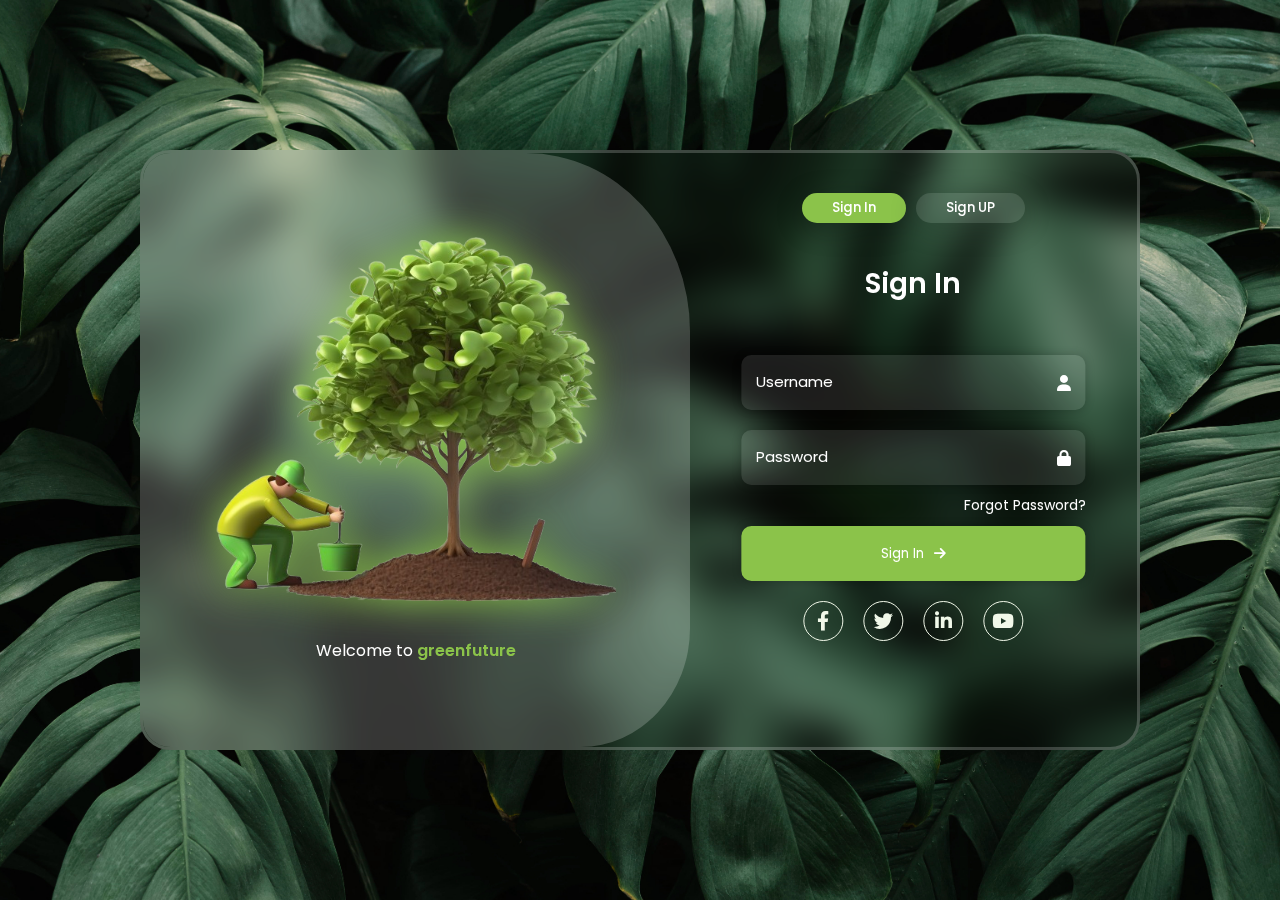
<file: log.html>
<!DOCTYPE html>
<html lang="en">
	<head>
		<meta charset="UTF-8" />
		<meta name="viewport" content="width=device-width, initial-scale=1.0" />
		<title>Login & register</title>
		<link rel="shortcut icon" href="images/favicon.ico" type="image/x-icon" />
		<link rel="stylesheet" href="https://cdnjs.cloudflare.com/ajax/libs/font-awesome/6.0.0-beta3/css/all.min.css" />
		<link rel="stylesheet" href="asserts/css/style.css" />
	</head>
	<body>
		<div class="form-container">
			<div class="col col-1">
				<div class="image-layer">
					<img src="images/tr2.png" class="form-image-main" />
				</div>
				<p class="featured-words">Welcome to <span>greenfuture</span></p>
			</div>
			<div class="col col-2">
				<div class="btn-box">
					<button class="btn btn-1" id="Login">Sign In</button>
					<button class="btn btn-2" id="register">Sign UP</button>
				</div>

				<div class="login-form">
					<div class="form-title">
						<span>Sign In</span>
					</div>
					<div class="form-inputs">
						<div class="input-box">
							<input type="text" class="input-field" placeholder="Username" required />
							<i class="fas fa-user icon"></i>
						</div>
						<div class="input-box">
							<input type="password" class="input-field" placeholder="Password" required />
							<i class="fas fa-lock icon"></i>
						</div>
						<div class="forgot-pass">
							<a href="#">Forgot Password?</a>
						</div>
						<div class="input-box">
							<button class="input-submit">
								<span>Sign In</span>
								<i class="fas fa-arrow-right"></i>
							</button>
						</div>
					</div>
					<div class="social-login">
						<div class="social flex-center">
							<i class="fa-brands flex-center fa-facebook-f"></i>
							<i class="fa-brands flex-center fa-twitter"></i>
							<i class="fa-brands flex-center fa-linkedin-in"></i>
							<i class="fa-brands flex-center fa-youtube"></i>
						</div>
					</div>
				</div>
				<div class="register-form">
					<div class="form-title">
						<span>Create Account</span>
					</div>
					<div class="form-inputs">
						<div class="input-box">
							<input type="text" class="input-field" placeholder="Email" required />
							<i class="fas fa-user icon"></i>
						</div>
						<div class="input-box">
							<input type="password" class="input-field" placeholder="Password" required />
							<i class="fas fa-lock icon"></i>
						</div>
						<div class="forgot-pass">
							<a href="#">Forgot Password?</a>
						</div>
						<div class="input-box">
							<button class="input-submit">
								<span>Sign Up</span>
								<i class="fas fa-arrow-right"></i>
							</button>
						</div>
					</div>
					<div class="social-login">
						<div class="social flex-center">
							<i class="fa-brands flex-center fa-facebook-f"></i>
							<i class="fa-brands flex-center fa-twitter"></i>
							<i class="fa-brands flex-center fa-linkedin-in"></i>
							<i class="fa-brands flex-center fa-youtube"></i>
						</div>
					</div>
				</div>
			</div>
		</div>
		<script src="asserts/js/main.js"></script>
	</body>
</html>
</file>
<file: asserts/css/style.css>
/* POPPINS FONT */
@import url('https://fonts.googleapis.com/css2?family=Poppins:wght@400;500;600;700&display=swap');
:root {
	--primary-color: rgba(139, 195, 74, 1);
	--primary-blur: rgba(139, 195, 74, 0.3);
	--text-color: rgba(241, 248, 233, 1);
	--section-bg: rgba(255, 255, 255, 0.1);
	--section-blur: rgba(255, 255, 255, 0.3);
	--section-hover: rgba(255, 255, 255, 0.4);
	--footer-bg: rgba(19, 34, 23, 1);
}
/* ====== BASE ===== */
* {
	margin: 0;
	padding: 0;
	box-sizing: border-box;
	font-family: 'Poppins', sans-serif;
}

/* ====== Body ===== */
body {
	background-image: url(../../images/background.jpg);
	background-position: center;
	background-repeat: no-repeat;
	background-size: cover;
	background-attachment: fixed;

	display: flex;
	align-items: center;
	justify-content: center;
	min-height: 100vh;
	padding: 0 20px;
}
/* ====== Form  ===== */
.form-container {
	display: flex;
	width: 1000px;
	height: 600px;
	border: 3px solid rgba(255, 255, 255, 0.2);
	border-radius: 30px;
	backdrop-filter: blur(20px);
	overflow: hidden;
}

/* ====== First Column ===== */
.col-1 {
	display: flex;
	flex-direction: column;
	justify-content: center;
	align-items: center;
	width: 55%;
	background: rgba(255, 255, 255, 0.2);
	backdrop-filter: blur(30px);
	border-radius: 0 30% 20% 0;
	transition: border-radius 0.3s;
}
.image-layer {
	position: relative;
	filter: drop-shadow(0 0 20px var(--primary-color));
}
.form-image-main {
	width: 400px;
}
.form-image {
	position: absolute;
	left: 0;
	width: 400px;
}

/* ====== Form Image Animation ===== */

/* ====== Featured Words ===== */
.featured-words {
	text-align: center;
	color: #fff;
	width: 300px;
	margin-top: 30px;
}
.featured-words span {
	font-weight: 600;
	color: rgba(139, 195, 74, 1);
}
/* ====== Second Column ===== */
.col-2 {
	position: relative;
	width: 45%;
	padding: 20px;
	overflow: hidden;
}
.btn-box {
	display: flex;
	justify-content: center;
	gap: 10px;
	margin-top: 20px;
}
.btn {
	font-weight: 500;
	padding: 5px 30px;
	border: none;
	border-radius: 30px;
	background: rgba(255, 255, 255, 0.1);
	box-shadow: 0 5px 30px rgba(0, 0, 0, 0.2);
	color: #fff;

	cursor: pointer;
	transition: 0.2s;
}
.btn-1 {
	background: var(--primary-color);
}
.btn:hover {
	opacity: 0.85;

	box-shadow: 0 5px 30px var(--primary-color);
}
.login-form {
	position: absolute;
	left: 50%;
	transform: translateX(-50%);
	display: flex;
	flex-direction: column;
	align-items: center;
	width: 100%;
	padding: 0 4vw;
	transition: 0.3s;
}
.register-form {
	position: absolute;
	left: -50%;
	transform: translateX(-50%);
	display: flex;
	flex-direction: column;
	align-items: center;
	width: 100%;
	padding: 0 4vw;
	transition: 0.3s;
}
.register-form .form-title {
	margin-block: 40px 20px;
}
.form-title {
	font-size: 28px;
	font-weight: 600;
	color: #fff;
	margin: 40px 0;
}
.form-inputs {
	width: 100%;
}
.input-box {
	position: relative;
}
.input-field {
	width: 100%;
	height: 55px;
	padding: 0 15px;
	margin: 10px 0;
	color: #fff;
	background: rgba(255, 255, 255, 0.1);
	border: none;
	border-radius: 10px;
	outline: none;
	backdrop-filter: blur(20px);
	box-shadow: 0 0 10px rgba(0, 0, 0, 0.2);
}
.input-field:hover {
	box-shadow: 0 0 10px var(--primary-color);
}
::placeholder {
	color: #fff;
	font-size: 15px;
}
.input-box .icon {
	position: absolute;
	top: 50%;
	transform: translateY(-50%);
	right: 15px;
	color: #fff;
}
.forgot-pass {
	display: flex;
	justify-content: right;
	gap: 5px;
}
.forgot-pass a {
	color: #fff;
	text-decoration: none;
	font-size: 14px;
}
.forgot-pass a:hover {
	text-decoration: underline;
}
.input-submit {
	display: flex;
	align-items: center;
	justify-content: center;
	gap: 10px;
	width: 100%;
	height: 55px;
	padding: 0 15px;
	margin: 10px 0;
	border: none;
	border-radius: 10px;
	background: var(--primary-color);
	box-shadow: 0 0 10px rgba(0, 0, 0, 0.2);
	color: #fff;

	cursor: pointer;
	transition: 0.3s;
}
.input-submit:hover {
	gap: 15px;
	box-shadow: 0 0 10px var(--primary-color);
}
.social {
	margin: auto;
	position: relative;
	z-index: 1;
}

.social i {
	height: 30px;
	width: 30px;
	font-size: 0.75rem;
	border: 1px solid var(--text-color);
	border-radius: 25px;
	margin: 10px;
	cursor: pointer;
	transition: 0.3s;
	color: var(--text-color);
}

.social i:hover {
	border-color: var(--primary-color);
	box-shadow: 0 0 25px var(--primary-color);
	text-shadow: 0 0 25px var(--primary-color);
	transform: rotate(360deg);
	color: var(--primary-color);
}
@media screen and (min-width: 486px) {
	.social i {
		height: 40px;
		width: 40px;
		font-size: 1.2rem;
	}
}

.flex-center {
	display: flex;
	justify-content: center;
	align-items: center;
}
/*  ======= Login Form ========  */

/*  ======= Register Form ========  */

/* ======== Responsive ======== */
</file>
